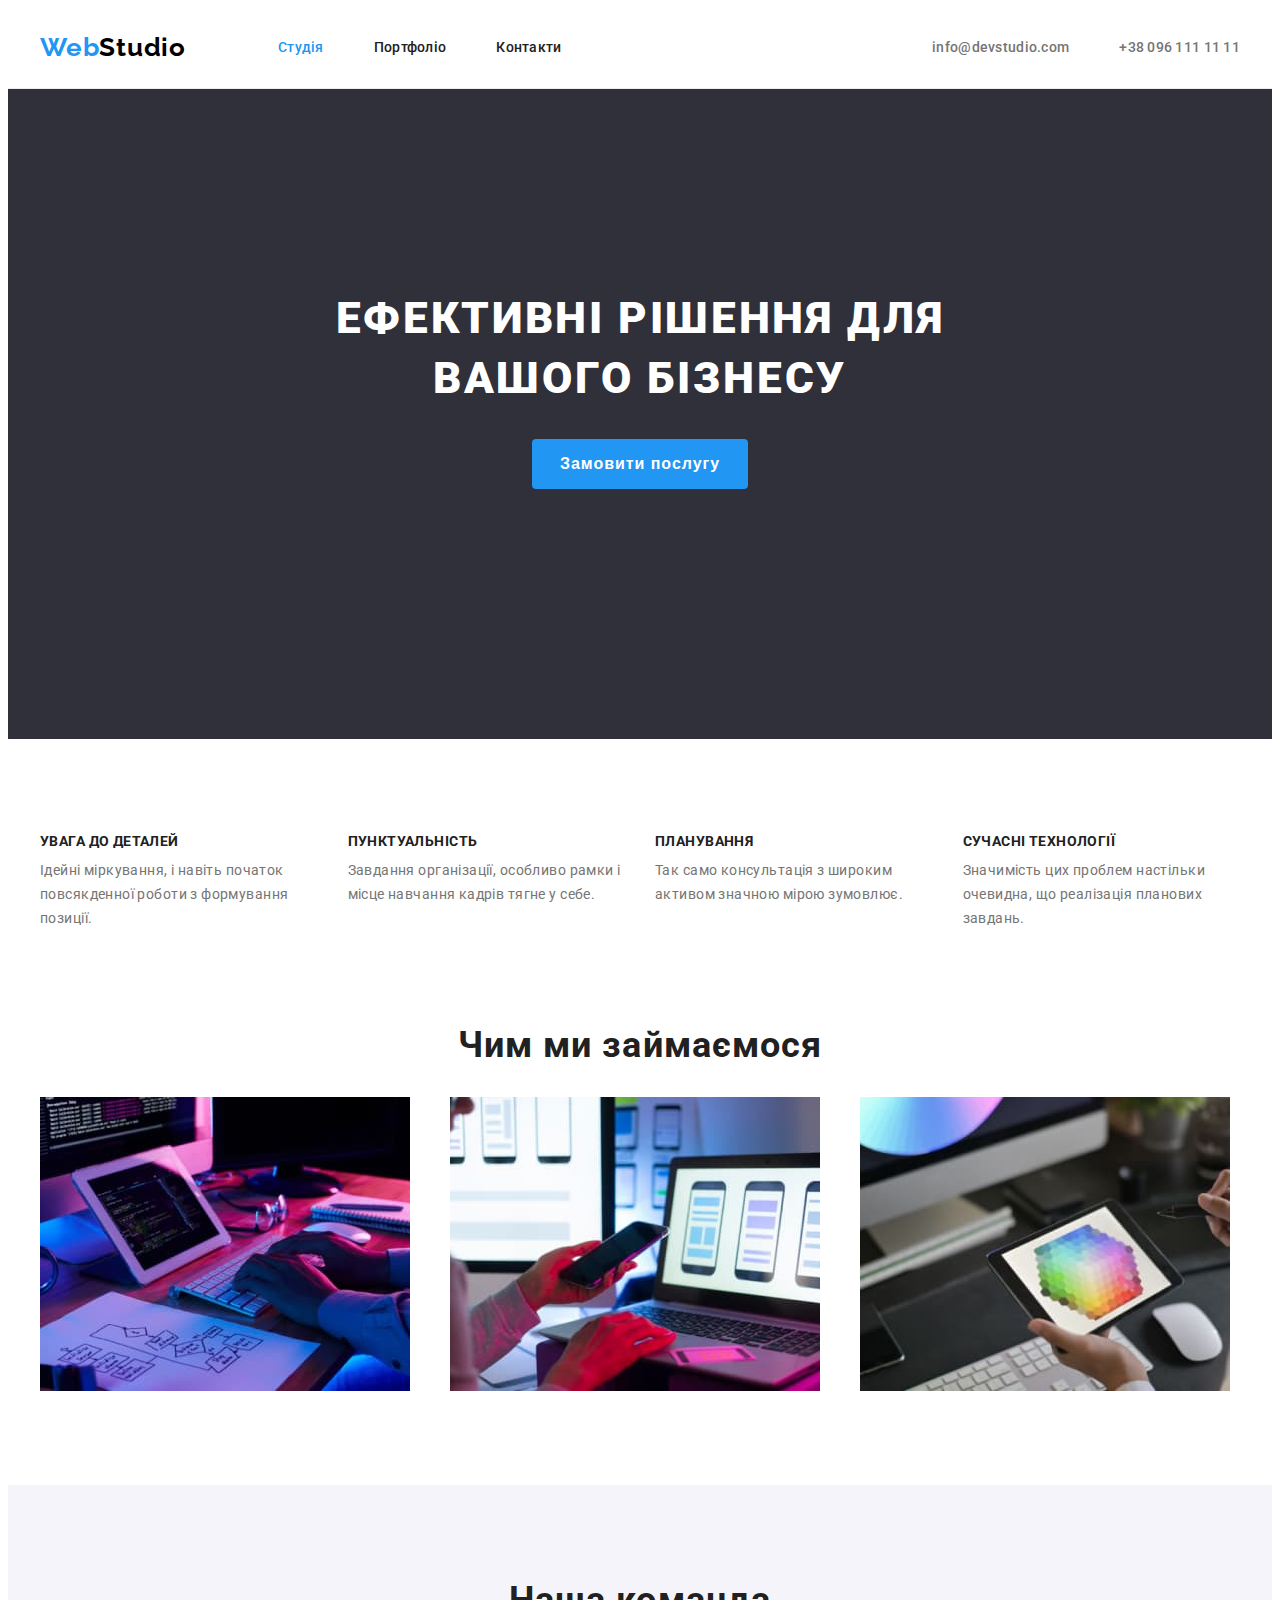
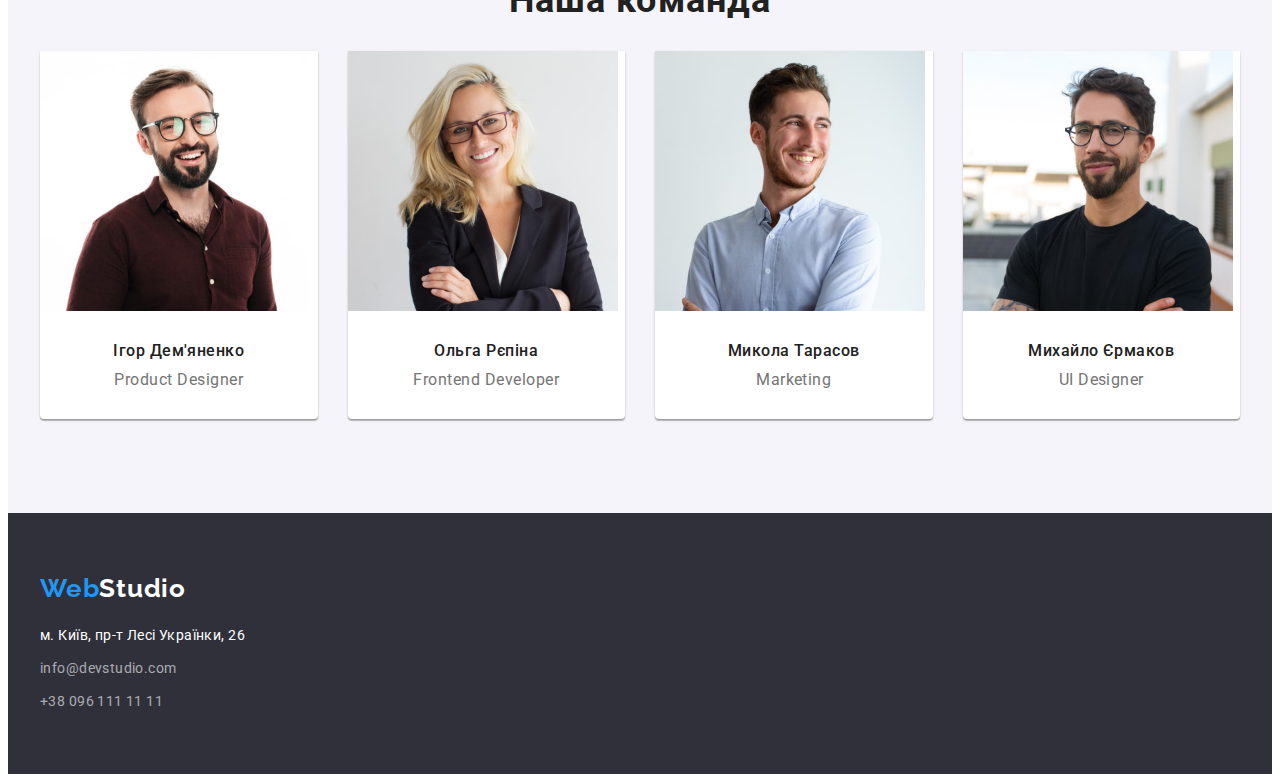
<file: index.html>
<!DOCTYPE html>
<html lang="uk">
	<head>
		<meta charset="UTF-8" />
		<meta http-equiv="X-UA-Compatible" content="IE=edge" />
		<meta name="viewport" content="width=device-width, initial-scale=1.0" />
		<title>WebStudio - Ефективні рішення для вашого бізнесу</title>
		<!-- Normalize -->
		<link
			rel="stylesheet"
			href="https://cdnjs.cloudflare.com/ajax/libs/modern-normalize/1.1.0/modern-normalize.min.css"
			integrity="sha512-wpPYUAdjBVSE4KJnH1VR1HeZfpl1ub8YT/NKx4PuQ5NmX2tKuGu6U/JRp5y+Y8XG2tV+wKQpNHVUX03MfMFn9Q=="
			crossorigin="anonymous"
			referrerpolicy="no-referrer"
		/>
		<!-- Fonts -->
		<link rel="preconnect" href="https://fonts.googleapis.com" />
		<link rel="preconnect" href="https://fonts.gstatic.com" crossorigin />
		<link
			href="https://fonts.googleapis.com/css2?family=Raleway:wght@700&family=Roboto:wght@400;500;700;900&display=swap"
			rel="stylesheet"
		/>
		<!-- CSS -->
		<link rel="stylesheet" href="./css/styles.css" />
	</head>
	<body>
		<header>
			<div class="header-container container">
				<nav class="header-nav">
					<!-- prettier-ignore -->
					<a href="/" class="logo" lang="en">Web<span class="logo-text1">Studio</span></a>
					<ul class="site-nav list">
						<li><a href="./index.html" class="link current">Студія</a></li>
						<li><a href="./portfolio.html" class="link">Портфоліо</a></li>
						<li><a href="" class="link">Контакти</a></li>
					</ul>
				</nav>
				<ul class="header-list contacts list">
					<li><a href="mailto:info@devstudio.com" class="link">info@devstudio.com</a></li>
					<li><a href="tel:+380961111111" class="link">+38 096 111 11 11</a></li>
				</ul>
			</div>
		</header>
		<main>
			<section class="hero section">
				<div class="container">
					<h1 class="hero-title">Ефективні рішення для вашого бізнесу</h1>
					<button type="button" class="hero-btn">Замовити послугу</button>
				</div>
			</section>
			<section class="about section">
				<div class="container">
					<h2 class="visually-hidden">Про нас</h2>
					<ul class="card-set list">
						<li class="card-set-item">
							<h3 class="about-subtitle">УВАГА ДО ДЕТАЛЕЙ</h3>
							<p class="about-text">Ідейні міркування, і навіть початок повсякденної роботи з формування позиції.</p>
						</li>
						<li class="card-set-item">
							<h3 class="about-subtitle">ПУНКТУАЛЬНІСТЬ</h3>
							<p class="about-text">Завдання організації, особливо рамки і місце навчання кадрів тягне у себе.</p>
						</li>
						<li class="card-set-item">
							<h3 class="about-subtitle">ПЛАНУВАННЯ</h3>
							<p class="about-text">Так само консультація з широким активом значною мірою зумовлює.</p>
						</li>
						<li class="card-set-item">
							<h3 class="about-subtitle">СУЧАСНІ ТЕХНОЛОГІЇ</h3>
							<p class="about-text">Значимість цих проблем настільки очевидна, що реалізація планових завдань.</p>
						</li>
					</ul>
				</div>
			</section>
			<section class="works section">
				<div class="container">
					<h2 class="section-title">Чим ми займаємося</h2>
					<ul class="card-set list">
						<li class="card-set-item">
							<img src="./images/pc.jpg" alt="pc" width="370" />
						</li>
						<li class="card-set-item">
							<img src="./images/smartphone.jpg" alt="smartphone" width="370" />
						</li>
						<li class="card-set-item">
							<img src="./images/tablet.jpg" alt="tablet" width="370" />
						</li>
					</ul>
				</div>
			</section>
			<section class="team section">
				<div class="container">
					<h2 class="section-title">Наша команда</h2>
					<ul class="card-set list">
						<li class="card-set-item">
							<img src="./images/teammate1.jpg" alt="teammate" width="270" />
							<div class="team-wrap">
								<h3 class="team-subtitle">Ігор Дем'яненко</h3>
								<p class="team-text">Product Designer</p>
							</div>
						</li>
						<li class="card-set-item">
							<img src="./images/teammate2.jpg" alt="teammate" width="270" />
							<div class="team-wrap">
								<h3 class="team-subtitle">Ольга Рєпіна</h3>
								<p class="team-text">Frontend Developer</p>
							</div>
						</li>
						<li class="card-set-item">
							<img src="./images/teammate3.jpg" alt="teammate" width="270" />
							<div class="team-wrap">
								<h3 class="team-subtitle">Микола Тарасов</h3>
								<p class="team-text">Marketing</p>
							</div>
						</li>
						<li class="card-set-item">
							<img src="./images/teammate4.jpg" alt="teammate" width="270" />
							<div class="team-wrap">
								<h3 class="team-subtitle">Михайло Єрмаков</h3>
								<p class="team-text">UI Designer</p>
							</div>
						</li>
					</ul>
				</div>
			</section>
		</main>
		<footer>
			<div class="container">
				<!-- prettier-ignore -->
				<a href="/" class="logo" lang="en">Web<span class="logo-text2">Studio</span></a>
				<address>
					<div class="adress-wrap">
						<ul class="list">
							<li class="address-list-item">
								<a href="https://goo.gl/maps/7q5uKRx1PaHGupKb6" class="contacts-adr link">
									м. Київ, пр-т Лесі Українки, 26
								</a>
							</li>
							<li class="address-list-item">
								<a href="mailto:info@devstudio.com" class="contacts-mail link">info@devstudio.com</a>
							</li>
							<li class="address-list-item">
								<a href="tel:+380961111111" class="contacts-tel link">+38 096 111 11 11</a>
							</li>
						</ul>
					</div>
				</address>
			</div>
		</footer>
	</body>
</html>
</file>
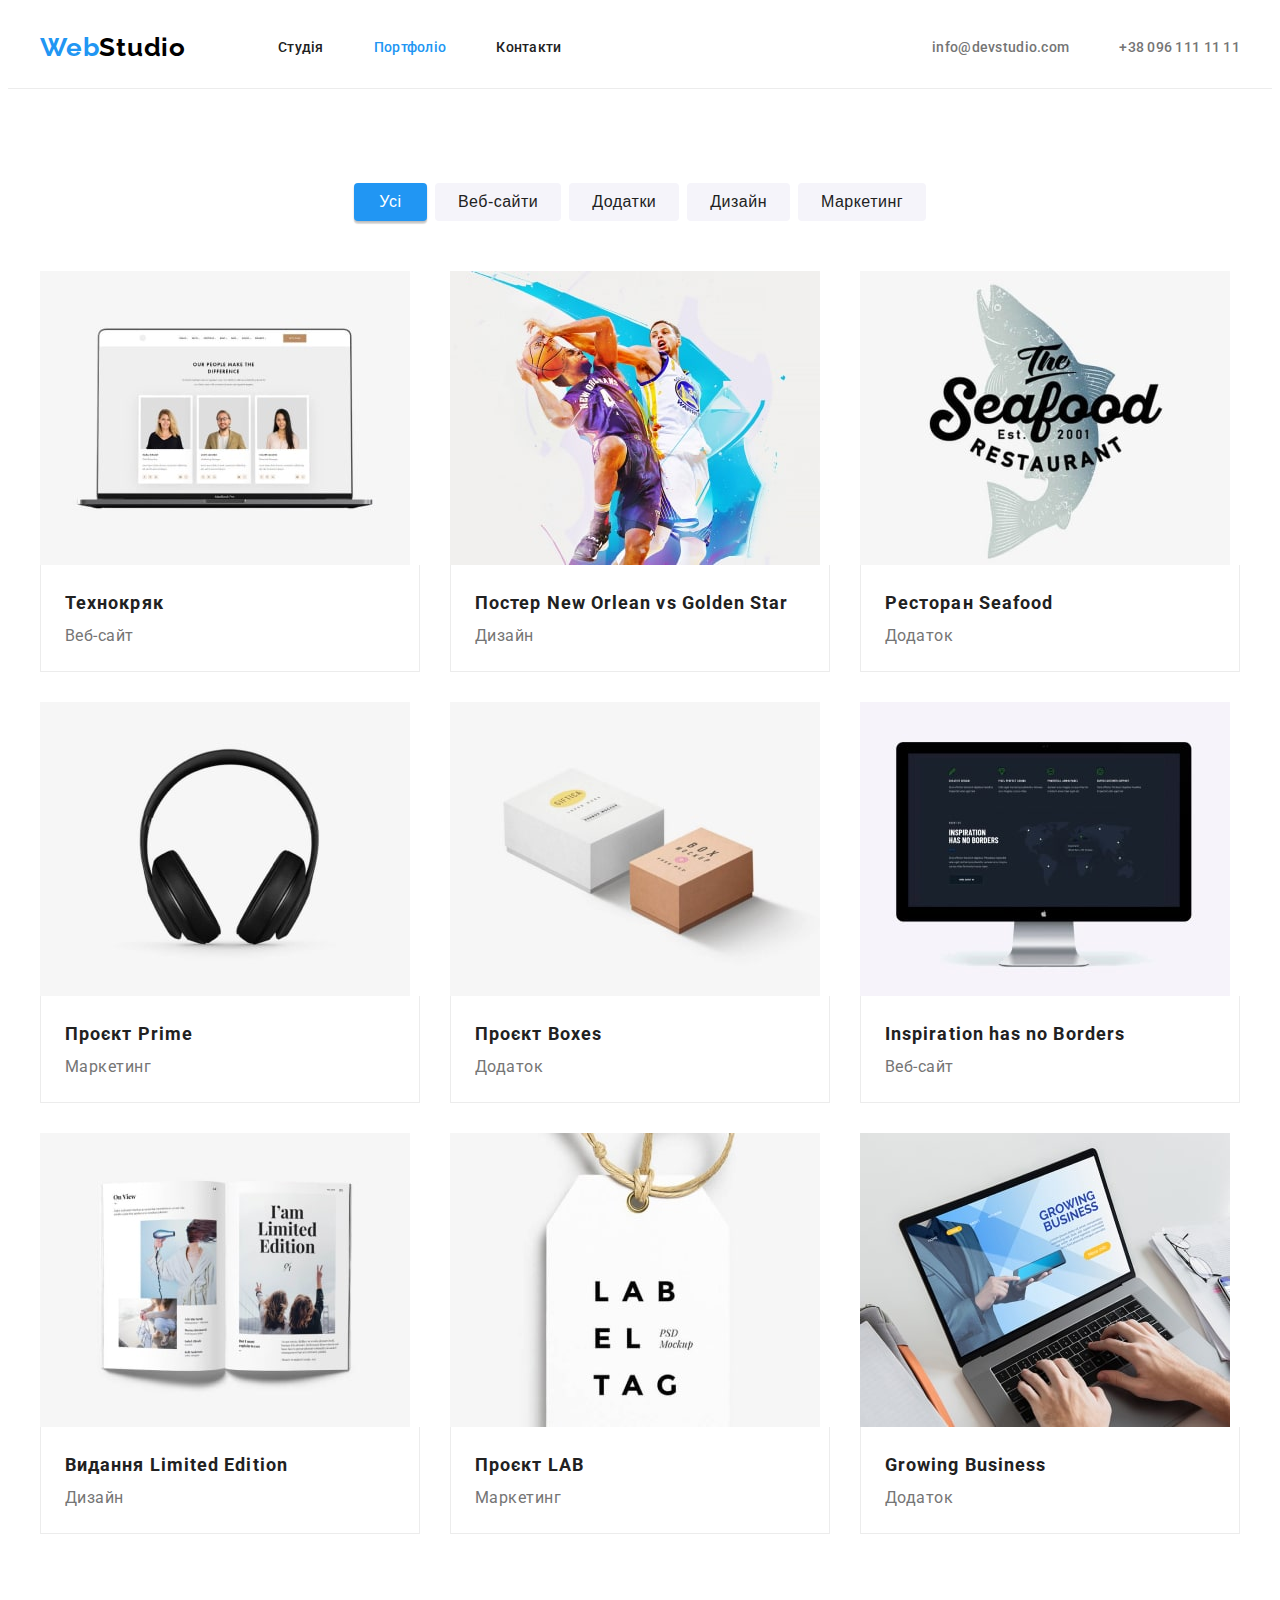
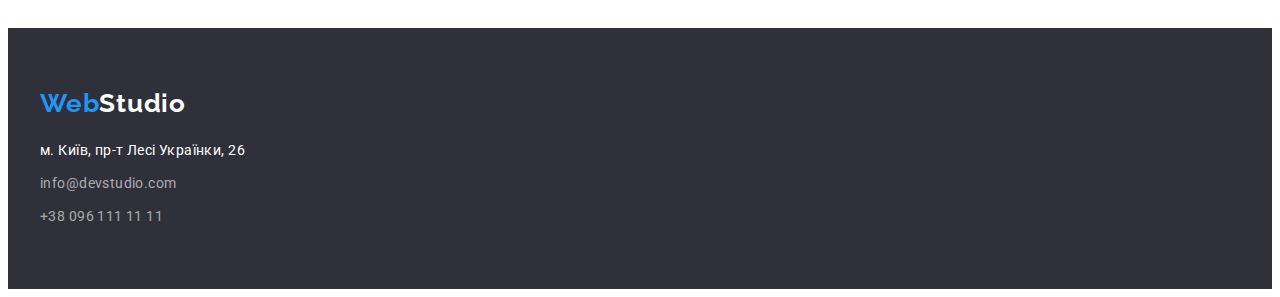
<file: portfolio.html>
<!DOCTYPE html>
<html lang="uk">
	<head>
		<meta charset="UTF-8" />
		<meta http-equiv="X-UA-Compatible" content="IE=edge" />
		<meta name="viewport" content="width=device-width, initial-scale=1.0" />
		<title>WebStudio - Портфоліо</title>
		<!-- Normalize -->
		<link
			rel="stylesheet"
			href="https://cdnjs.cloudflare.com/ajax/libs/modern-normalize/1.1.0/modern-normalize.min.css"
			integrity="sha512-wpPYUAdjBVSE4KJnH1VR1HeZfpl1ub8YT/NKx4PuQ5NmX2tKuGu6U/JRp5y+Y8XG2tV+wKQpNHVUX03MfMFn9Q=="
			crossorigin="anonymous"
			referrerpolicy="no-referrer"
		/>
		<!-- Fonts -->
		<link rel="preconnect" href="https://fonts.googleapis.com" />
		<link rel="preconnect" href="https://fonts.gstatic.com" crossorigin />
		<link
			href="https://fonts.googleapis.com/css2?family=Raleway:wght@700&family=Roboto:wght@400;500;700;900&display=swap"
			rel="stylesheet"
		/>
		<!-- CSS -->
		<link rel="stylesheet" href="./css/styles.css" />
	</head>
	<body>
		<header>
			<div class="header-container container">
				<nav class="header-nav">
					<!-- prettier-ignore -->
					<a href="/" class="logo" lang="en">Web<span class="logo-text1">Studio</span></a>
					<ul class="site-nav list">
						<li><a href="./index.html" class="link">Студія</a></li>
						<li><a href="./portfolio.html" class="link current">Портфоліо</a></li>
						<li><a href="" class="link">Контакти</a></li>
					</ul>
				</nav>
				<ul class="header-list contacts list">
					<li><a href="mailto:info@devstudio.com" class="link">info@devstudio.com</a></li>
					<li><a href="tel:+380961111111" class="link">+38 096 111 11 11</a></li>
				</ul>
			</div>
		</header>
		<main class="portfolio">
			<section class="section">
				<div class="container">
					<!-- <div class="filter container"> -->
					<h1 class="visually-hidden">Портфоліо</h1>
					<ul class="filter portfolio-btn list">
						<li><button type="button" class="btn-item current-btn">Усі</button></li>
						<li><button type="button" class="btn-item">Веб-сайти</button></li>
						<li><button type="button" class="btn-item">Додатки</button></li>
						<li><button type="button" class="btn-item">Дизайн</button></li>
						<li><button type="button" class="btn-item">Маркетинг</button></li>
					</ul>
					<!-- </div> -->

					<!-- <div class="project container"> -->
					<ul class="project card-set list">
						<li class="project-list-item card-set-item">
							<a href="">
								<img src="./images/techcrack.jpg" alt="Фотокартки" width="370" height="294" />
								<div class="project-wrap">
									<h2 class="portfolio-subtitle">Технокряк</h2>
									<p class="portfolio-text">Веб-сайт</p>
								</div>
							</a>
						</li>
						<li class="project-list-item card-set-item">
							<a href="">
								<img src="./images/poster.jpg" alt="Баскетболісти" width="370" height="294" />
								<div class="project-wrap">
									<h2 class="portfolio-subtitle">Постер New Orlean vs Golden Star</h2>
									<p class="portfolio-text">Дизайн</p>
								</div>
							</a>
						</li>
						<li class="project-list-item card-set-item">
							<a href="">
								<img src="./images/restaurant.jpg" alt="Риби" width="370" height="294" />
								<div class="project-wrap">
									<h2 class="portfolio-subtitle">Ресторан Seafood</h2>
									<p class="portfolio-text">Додаток</p>
								</div>
							</a>
						</li>
						<li class="project-list-item card-set-item">
							<a href="">
								<img src="./images/project-prime.jpg" alt="Навушники" width="370" height="294" />
								<div class="project-wrap">
									<h2 class="portfolio-subtitle">Проєкт Prime</h2>
									<p class="portfolio-text">Маркетинг</p>
								</div>
							</a>
						</li>
						<li class="project-list-item card-set-item">
							<a href="">
								<img src="./images/project-boxes.jpg" alt="Коробки" width="370" height="294" />
								<div class="project-wrap">
									<h2 class="portfolio-subtitle">Проєкт Boxes</h2>
									<p class="portfolio-text">Додаток</p>
								</div>
							</a>
						</li>
						<li class="project-list-item card-set-item">
							<a href="">
								<img src="./images/inspiration.jpg" alt="Монітор" width="370" height="294" />
								<div class="project-wrap">
									<h2 class="portfolio-subtitle">Inspiration has no Borders</h2>
									<p class="portfolio-text">Веб-сайт</p>
								</div>
							</a>
						</li>
						<li class="project-list-item card-set-item">
							<a href="">
								<img src="./images/limited-edition.jpg" alt="Книга" width="370" height="294" />
								<div class="project-wrap">
									<h2 class="portfolio-subtitle">Видання Limited Edition</h2>
									<p class="portfolio-text">Дизайн</p>
								</div>
							</a>
						</li>
						<li class="project-list-item card-set-item">
							<a href="">
								<img src="./images/project-lab.jpg" alt="Етикетка" width="370" height="294" />
								<div class="project-wrap">
									<h2 class="portfolio-subtitle">Проєкт LAB</h2>
									<p class="portfolio-text">Маркетинг</p>
								</div>
							</a>
						</li>
						<li class="project-list-item card-set-item">
							<a href="">
								<img src="./images/growing-business.jpg" alt="Ноутбук" width="370" height="294" />
								<div class="project-wrap">
									<h2 class="portfolio-subtitle">Growing Business</h2>
									<p class="portfolio-text">Додаток</p>
								</div>
							</a>
						</li>
					</ul>
					<!-- </div> -->
				</div>
			</section>
		</main>
		<footer>
			<div class="container">
				<!-- prettier-ignore -->
				<a href="/" class="logo" lang="en">Web<span class="logo-text2">Studio</span></a>
				<address>
					<div class="adress-wrap">
						<ul class="list">
							<li class="address-list-item">
								<a href="https://goo.gl/maps/7q5uKRx1PaHGupKb6" class="contacts-adr link">
									м. Київ, пр-т Лесі Українки, 26
								</a>
							</li>
							<li class="address-list-item">
								<a href="mailto:info@devstudio.com" class="contacts-mail link">info@devstudio.com</a>
							</li>
							<li class="address-list-item">
								<a href="tel:+380961111111" class="contacts-tel link">+38 096 111 11 11</a>
							</li>
						</ul>
					</div>
				</address>
			</div>
		</footer>
	</body>
</html>
</file>
<file: css/styles.css>
:root {
	--primary-text-color: #000000;
	--secondary-text-color: #757575;
	--title-text-color: #000000;
	--accent-text-color: #2196f3;
	--primary-white-color: #ffffff;
	--navigation-text-color: #212121;
	--hero-background-color: #2f303a;
	--button-background-color: #188ce8;
	--secondary-background-color: #f5f4fa;
	--card-background-color: #eeeeee;
	--primary-border: 1px solid #ececec;

	--indent: 30px;
	--items: 3;
}

/* Global Style start */

body {
	font-family: "Roboto", "FF DIN", sans-serif;
	color: var(--primary-text-color);
}

/* reset start */

a {
	color: inherit;
	text-decoration: none;
}

h1,
h2,
h3,
h4,
h5,
h6,
p {
	margin: 0;
}

img {
	display: block;
	max-width: 100%;
	height: auto;
}

.link {
	text-decoration: none;
	color: currentColor;
}

.list {
	margin: 0;
	padding: 0;
	list-style-type: none;
	font-style: normal;
}

/* reset end */

.section {
	padding-top: 94px;
	padding-bottom: 94px;

	/* 	outline: 2px solid red;
	outline-offset: -2px; */
}

.container {
	width: 1200px;
	padding-right: 15px;
	padding-left: 15px;
	margin-left: auto;
	margin-right: auto;
}

/* reset end */

.current {
	color: var(--accent-text-color);
}

.hero-btn,
.btn-item {
	color: inherit;
}
/* Global Style end */

/* Navigation */

header {
	border-bottom: var(--primary-border);
}

.header-container,
.header-nav,
.site-nav,
.header-list {
	display: flex;
	align-items: center;
}

.header-container {
	min-height: 80px;
	justify-content: center;
}
.header-nav {
	margin-right: auto;
}
.header-container .link {
	padding: 32px 0;
}

.logo {
	margin-right: 92px;
	font-family: "Raleway";
	font-weight: 700;
	font-size: 26px;
	line-height: 1.2;
	letter-spacing: 0.03em;
	color: var(--accent-text-color);
}

.logo .logo-text1 {
	color: var(--primary-text-color);
}

.contacts .link {
	color: var(--secondary-text-color);
}

.link:hover,
.link:focus {
	color: var(--accent-text-color);
}

.site-nav,
.header-list {
	gap: 50px;
}

.site-nav,
.contacts {
	font-weight: 500;
	font-size: 14px;
	line-height: 1.14;
	letter-spacing: 0.02em;
	color: var(--navigation-text-color);
}

.header-list {
	gap: 50px;
}

/* Main */

/* Hero */
.visually-hidden {
	position: absolute;
	white-space: nowrap;
	width: 1px;
	height: 1px;
	overflow: hidden;
	border: 0;
	padding: 0;
	clip: rect(0 0 0 0);
	clip-path: inset(50%);
	margin: -1px;
}

.hero {
	background-color: var(--hero-background-color);
}
.hero.section {
	padding-top: 200px;
	padding-bottom: 250px;
}
.hero-btn {
	display: block;
	margin-left: auto;
	margin-right: auto;
	min-width: 216px;
	height: 50px;
	border-radius: 4px;
}
.hero-title {
	width: 696px;
	margin-left: auto;
	margin-right: auto;
	margin-bottom: 30px;
}

.hero-title,
.portfolio-title {
	font-weight: 900;
	font-size: 44px;
	line-height: 1.36;
	text-align: center;
	letter-spacing: 0.06em;
	text-transform: uppercase;
	color: var(--primary-white-color);
}

.hero-btn {
	font-weight: 700;
	font-size: 16px;
	line-height: 1.88;
	letter-spacing: 0.06em;
	color: var(--primary-white-color);
	background-color: var(--accent-text-color);
	border: none;
}

.hero-btn:hover,
.hero-btn:focus {
	background: var(--button-background-color);
	cursor: pointer;
}

.section-title {
	margin-bottom: 30px;
	font-weight: 700;
	font-size: 36px;
	line-height: 1.17;
	text-align: center;
	letter-spacing: 0.03em;
	color: var(--navigation-text-color);
}

/* About */

.card-set {
	display: flex;
	flex-wrap: wrap;
	gap: var(--indent);
}

.card-set-item {
	flex-basis: calc((100% - var(--indent) * (var(--items) - 1)) / (var(--items)));
}

.about-subtitle {
	margin-bottom: 10px;
	font-weight: 700;
	font-size: 14px;
	line-height: 16px;
	letter-spacing: 0.03em;
	text-transform: uppercase;
	color: var(--navigation-text-color);
}

.about-text {
	font-size: 14px;
	line-height: 1.71;
	letter-spacing: 0.03em;
	color: var(--secondary-text-color);
}
.about .card-set-item {
	--items: 4;
}

/* Works */

.works {
	padding-top: 0;
	padding-bottom: 94px;
}

/* Team */

.team {
	background-color: var(--secondary-background-color);
}

.team-wrap {
	padding: 30px 10px;
	text-align: center;
	/* background-color: var(--primary-white-color); */
}

.team-subtitle {
	margin-bottom: 10px;
	font-weight: 500;
	font-size: 16px;
	line-height: 1.19;
	letter-spacing: 0.03em;
	color: var(--navigation-text-color);
}

.team-text {
	font-size: 16px;
	line-height: 1.19;
	letter-spacing: 0.03em;
	color: var(--secondary-text-color);
}

.team .card-set-item {
	--items: 4;
	box-shadow: 0px 1px 3px rgba(0, 0, 0, 0.12), 0px 1px 1px rgba(0, 0, 0, 0.14), 0px 2px 1px rgba(0, 0, 0, 0.2);
	border-radius: 0px 0px 4px 4px;
	background-color: var(--primary-white-color);
}

/* Footer */

footer {
	background-color: var(--hero-background-color);
	padding-top: 60px;
	padding-bottom: 60px;
}
footer .logo {
	display: block;
	margin-bottom: 20px;
}

.filter {
	margin-bottom: 50px;
}
/* .project {
	padding-top: 0;
} */

.logo .logo-text2 {
	color: var(--primary-white-color);
}

.adress-wrap .address-list-item:last-child {
	margin-bottom: 0;
}

.address-list-item {
	margin-bottom: 9px;
}
.contacts-adr {
	font-size: 14px;
	line-height: 1.71;
	letter-spacing: 0.03em;
	color: var(--primary-white-color);
}

.contacts-tel,
.contacts-mail {
	font-size: 14px;
	line-height: 1.71;
	letter-spacing: 0.03em;
	color: rgba(255, 255, 255, 0.6);
}

/* Portfolio */

.portfolio-btn {
	display: flex;
	justify-content: center;
	gap: 8px;
}

.btn-item {
	padding: 6px 23px;
	min-width: 73px;
	font-weight: 500;
	font-size: 16px;
	line-height: 1.62;
	letter-spacing: 0.03em;
	color: var(--navigation-text-color);
	background-color: var(--secondary-background-color);
	border: none;
	border-radius: 4px;
}

.btn-item:hover,
.btn-item:focus,
.btn-item.current-btn {
	background-color: var(--accent-text-color);
	color: var(--primary-white-color);
	cursor: pointer;
	box-shadow: 0px 3px 1px rgba(0, 0, 0, 0.1), 0px 1px 2px rgba(0, 0, 0, 0.08), 0px 2px 2px rgba(0, 0, 0, 0.12);
}

.portfolio-list.list {
	background-color: var(--card-background-color);
}

.project-wrap {
	padding: 20px 24px;
	border: var(--primary-border);
	border-top: 0;
}

.portfolio-subtitle {
	font-weight: 700;
	font-size: 18px;
	line-height: 2;
	letter-spacing: 0.06em;
	color: var(--navigation-text-color);
}
/* 
.project-list-item {
	border: var(--primary-border);
	margin: 0 -2px;
} */

.portfolio-text {
	font-size: 16px;
	line-height: 1.88;
	letter-spacing: 0.03em;
	color: var(--secondary-text-color);
}
</file>
